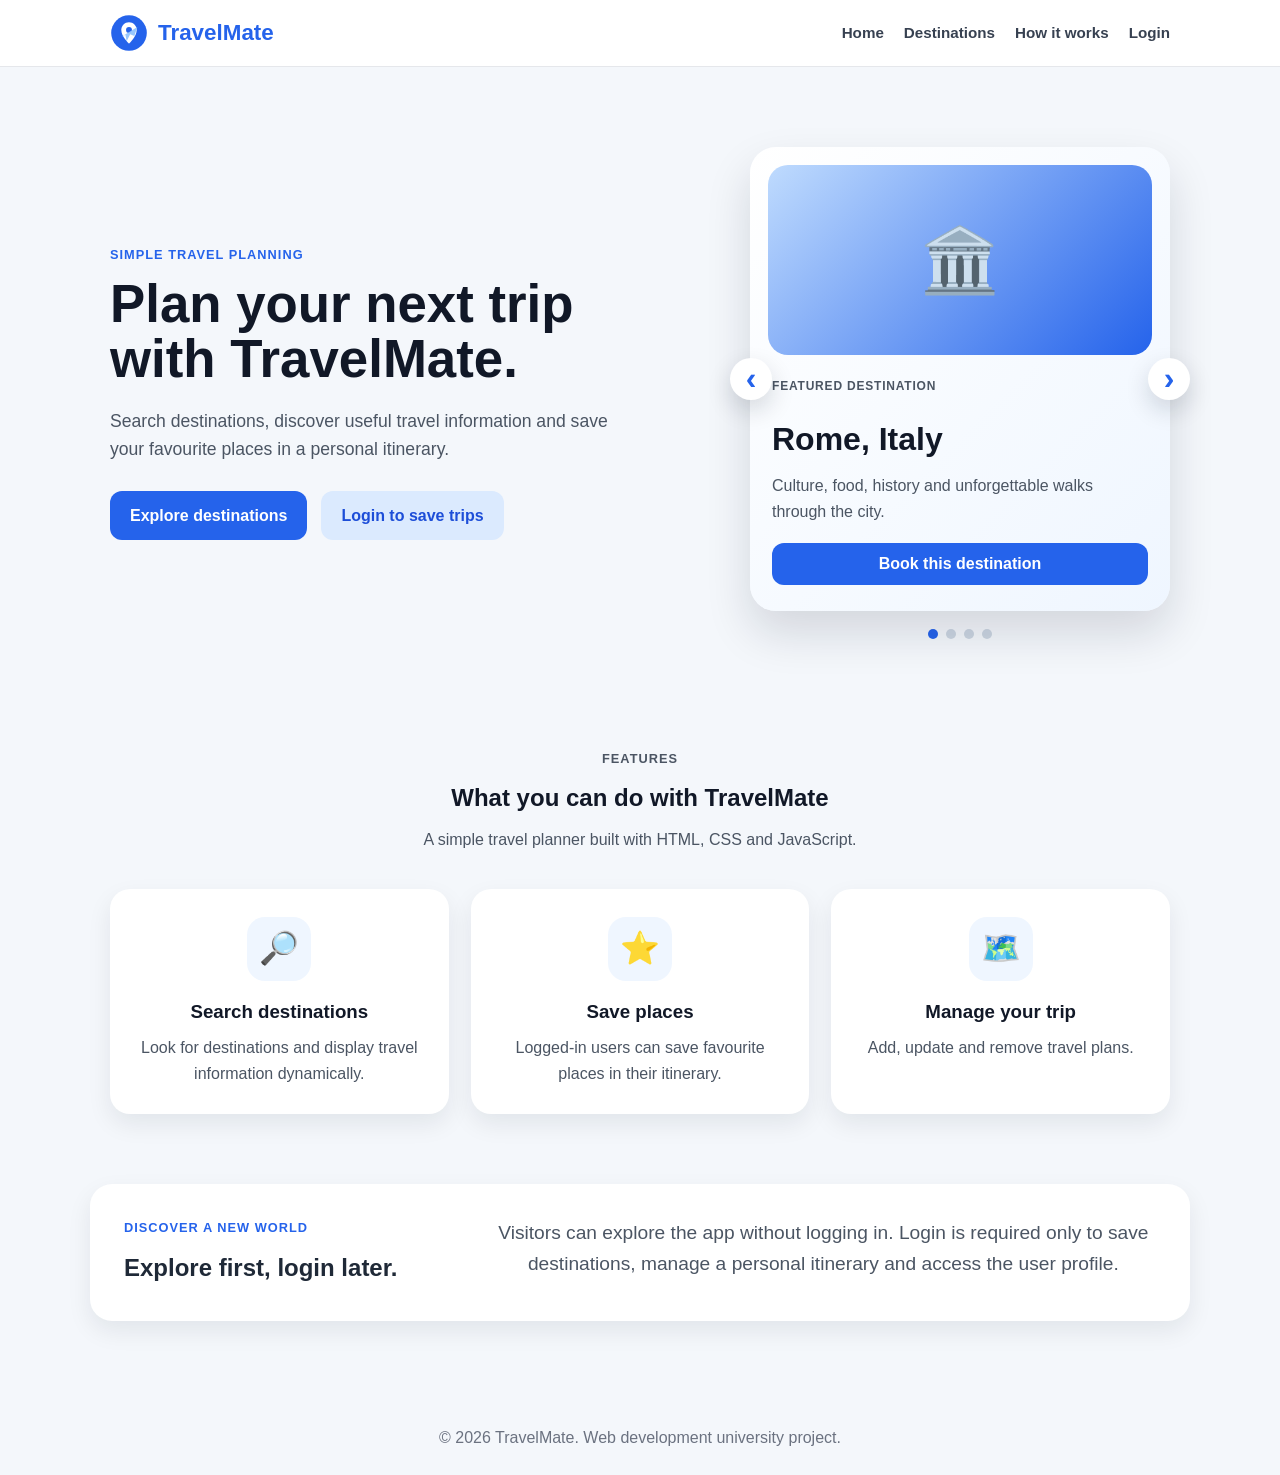
<file: index.html>
<!doctype html>
<html lang="en">
  <head>
    <meta charset="UTF-8" />

    <meta
      name="description"
      content="TravelMate is a simple travel planner web application built with HTML, CSS and JavaScript."
    />
    <meta
      name="keywords"
      content="travel planner, HTML, CSS, JavaScript, web application"
    />
    <meta name="author" content="Gabriele Rotundo" />
    <meta name="viewport" content="width=device-width, initial-scale=1.0" />

    <title>TravelMate | Home</title>

    <link rel="stylesheet" href="css/style.css" />
    <script src="js/main.js" defer></script>
    <script src="js/home.js" defer></script>
  </head>

  <body>
    <header class="site-header">
      <nav class="navbar">
        <a href="index.html" class="logo">
          <img
            src="assets/images/logo.svg"
            alt="TravelMate logo"
            class="logo-img"
          />
          <span>TravelMate</span>
        </a>

        <button
          class="menu-toggle"
          id="menuToggle"
          aria-label="Open navigation menu"
        >
          ☰
        </button>

        <div class="nav-links" id="navLinks">
          <a href="index.html">Home</a>
          <a href="destinations.html">Destinations</a>
          <a href="#how-it-works">How it works</a>

          <div class="auth-links" id="authLinks"></div>
        </div>
      </nav>
    </header>

    <main class="home-main">
      <section class="hero-section">
        <div class="hero-content">
          <p class="eyebrow">Simple travel planning</p>

          <h1>Plan your next trip with TravelMate.</h1>

          <p class="hero-text">
            Search destinations, discover useful travel information and save
            your favourite places in a personal itinerary.
          </p>

          <div class="hero-actions">
            <a href="destinations.html" class="btn primary-btn"
              >Explore destinations</a
            >
            <a href="login.html" class="btn secondary-btn" id="homeLoginAction">
              Login to save trips
            </a>
          </div>
        </div>

        <div class="hero-visual">
          <div class="destination-slider">
            <button
              class="slider-arrow left-arrow"
              id="prevDestination"
              aria-label="Previous destination"
            >
              ‹
            </button>

            <article class="slider-card" id="destinationCard">
              <div class="slider-image" id="destinationIcon">🏛️</div>

              <div class="slider-content">
                <p class="card-label">Featured destination</p>
                <h2 id="destinationName">Rome, Italy</h2>
                <p id="destinationDescription">
                  Culture, food, history and unforgettable walks through the
                  city.
                </p>

                <button
                  class="btn primary-btn full-width-btn"
                  id="bookDestination"
                >
                  Book this destination
                </button>
              </div>
            </article>

            <button
              class="slider-arrow right-arrow"
              id="nextDestination"
              aria-label="Next destination"
            >
              ›
            </button>
          </div>

          <div class="slider-dots" id="sliderDots"></div>
        </div>
      </section>

      <section class="features-section" id="how-it-works">
        <div class="section-heading">
          <p class="eyebrow">Features</p>
          <h2>What you can do with TravelMate</h2>
          <p>A simple travel planner built with HTML, CSS and JavaScript.</p>
        </div>

        <div class="features-grid">
          <article class="feature-card">
            <div class="feature-icon">🔎</div>
            <h3>Search destinations</h3>
            <p>
              Look for destinations and display travel information dynamically.
            </p>
          </article>

          <article class="feature-card">
            <div class="feature-icon">⭐</div>
            <h3>Save places</h3>
            <p>Logged-in users can save favourite places in their itinerary.</p>
          </article>

          <article class="feature-card">
            <div class="feature-icon">🗺️</div>
            <h3>Manage your trip</h3>
            <p>Add, update and remove travel plans.</p>
          </article>
        </div>
      </section>

      <section class="info-section">
        <div>
          <p class="eyebrow">Discover a new world</p>
          <h2>Explore first, login later.</h2>
        </div>

        <p>
          Visitors can explore the app without logging in. Login is required
          only to save destinations, manage a personal itinerary and access the
          user profile.
        </p>
      </section>
    </main>

    <footer class="site-footer">
      <p>&copy; 2026 TravelMate. Web development university project.</p>
    </footer>
  </body>
</html>
</file>
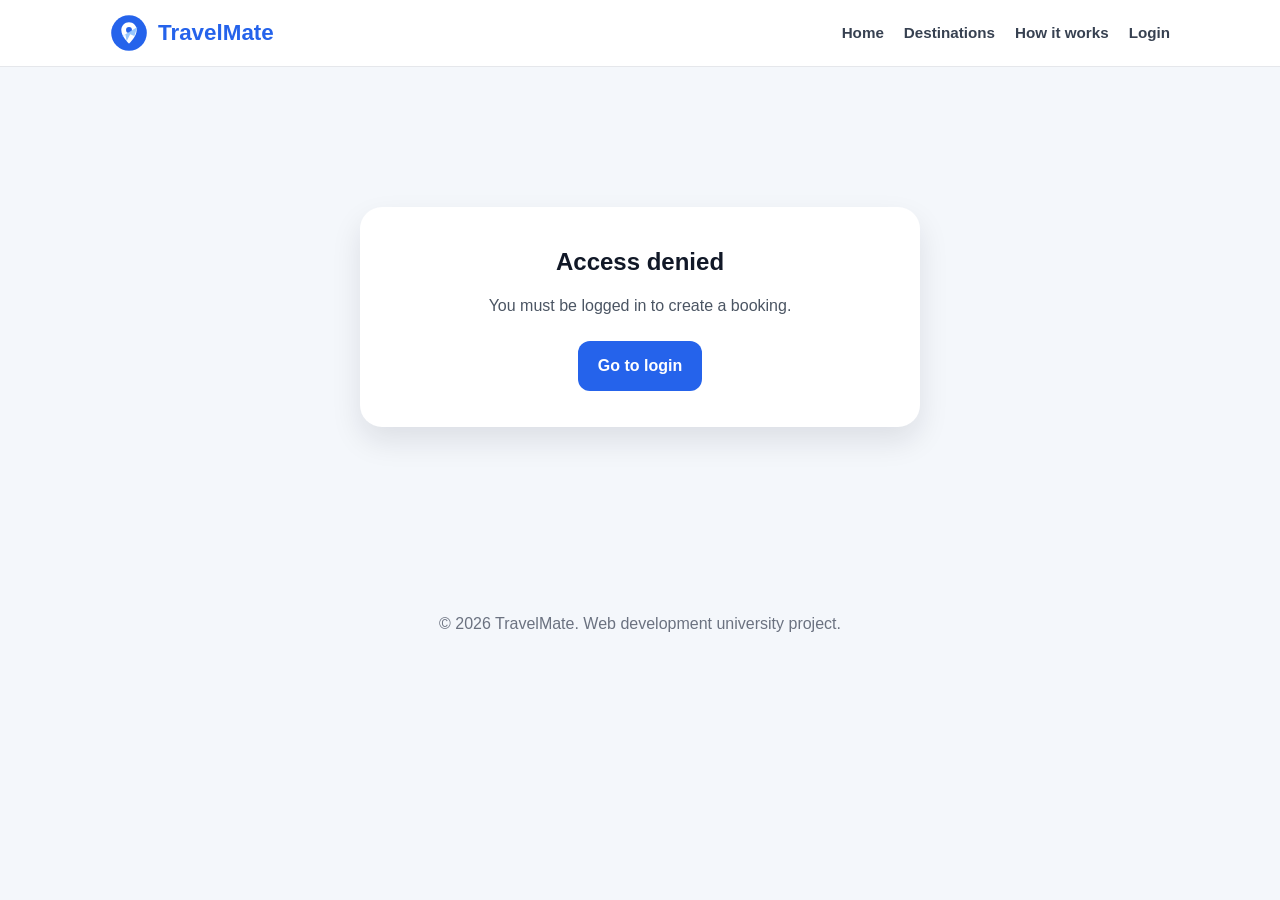
<file: booking.html>
<!doctype html>
<html lang="en">
  <head>
    <meta charset="UTF-8" />

    <meta
      name="description"
      content="Create a travel booking in the TravelMate web application."
    />
    <meta
      name="keywords"
      content="travel booking, trip reservation, JavaScript form validation, localStorage"
    />
    <meta name="author" content="Gabriele Rotundo" />
    <meta name="viewport" content="width=device-width, initial-scale=1.0" />

    <title>TravelMate | Booking</title>

    <link rel="stylesheet" href="css/style.css" />
    <script src="js/main.js" defer></script>
    <script src="js/booking.js" defer></script>
  </head>

  <body>
    <header class="site-header">
      <nav class="navbar">
        <a href="index.html" class="logo">
          <img
            src="assets/images/logo.svg"
            alt="TravelMate logo"
            class="logo-img"
          />
          <span>TravelMate</span>
        </a>

        <button
          class="menu-toggle"
          id="menuToggle"
          aria-label="Open navigation menu"
        >
          ☰
        </button>

        <div class="nav-links" id="navLinks">
          <a href="index.html">Home</a>
          <a href="destinations.html">Destinations</a>
          <a href="index.html#how-it-works">How it works</a>

          <div class="auth-links" id="authLinks"></div>
        </div>
      </nav>
    </header>

    <main class="booking-main" id="bookingMain">
      <section class="page-header">
        <p class="eyebrow">Book your trip</p>
        <h1>Travel booking</h1>
        <p>
          Create a simple booking request for your next destination. This is a
          simulated booking system for the TravelMate project.
        </p>
      </section>

      <section class="booking-grid">
        <div class="profile-card booking-form-card">
          <div class="section-heading left-heading">
            <p class="eyebrow">Booking form</p>
            <h2>Create booking</h2>
            <p>Fill in your travel details and save your booking locally.</p>
          </div>

          <form id="bookingForm" novalidate>
            <div class="form-group">
              <label for="bookingDestination">Destination</label>
              <input
                type="text"
                id="bookingDestination"
                name="bookingDestination"
                placeholder="Example: Rome, Paris, Tokyo"
              />
              <small class="error-message" id="bookingDestinationError"></small>
            </div>

            <div class="form-group">
              <label for="travelerName">Traveler name</label>
              <input
                type="text"
                id="travelerName"
                name="travelerName"
                placeholder="Example: Gabriele Rotundo"
              />
              <small class="error-message" id="travelerNameError"></small>
            </div>

            <div class="form-row">
              <div class="form-group">
                <label for="travelersNumber">Travelers</label>
                <input
                  type="number"
                  id="travelersNumber"
                  name="travelersNumber"
                  min="1"
                  max="10"
                  placeholder="2"
                />
                <small class="error-message" id="travelersNumberError"></small>
              </div>

              <div class="form-group">
                <label for="durationDays">Duration</label>
                <input
                  type="number"
                  id="durationDays"
                  name="durationDays"
                  min="1"
                  max="60"
                  placeholder="5"
                />
                <small class="error-message" id="durationDaysError"></small>
              </div>
            </div>

            <div class="form-row">
              <div class="form-group">
                <label for="departureDate">Departure date</label>
                <input type="date" id="departureDate" name="departureDate" />
                <small class="error-message" id="departureDateError"></small>
              </div>

              <div class="form-group">
                <label for="travelBudget">Budget (€)</label>
                <input
                  type="number"
                  id="travelBudget"
                  name="travelBudget"
                  min="100"
                  placeholder="1200"
                />
                <small class="error-message" id="travelBudgetError"></small>
              </div>
            </div>

            <div class="form-group">
              <label for="tripType">Trip type</label>
              <select id="tripType" name="tripType">
                <option value="">Select trip type</option>
                <option value="Cultural trip">Cultural trip</option>
                <option value="Relaxing holiday">Relaxing holiday</option>
                <option value="Adventure trip">Adventure trip</option>
                <option value="Food experience">Food experience</option>
                <option value="Business trip">Business trip</option>
              </select>
              <small class="error-message" id="tripTypeError"></small>
            </div>

            <div class="form-group">
              <label for="specialRequests">Special requests</label>
              <textarea
                id="specialRequests"
                name="specialRequests"
                placeholder="Example: hotel near the city center, vegetarian food, airport transfer..."
              ></textarea>
              <small class="error-message" id="specialRequestsError"></small>
            </div>

            <button type="submit" class="btn primary-btn full-width-btn">
              Save booking
            </button>

            <p class="form-message" id="bookingFormMessage"></p>
          </form>
        </div>

        <aside class="profile-card booking-summary-card">
          <div class="section-heading left-heading">
            <p class="eyebrow">Live preview</p>
            <h2>Booking summary</h2>
            <p>This preview updates while you complete the form.</p>
          </div>

          <div class="booking-preview" id="bookingPreview">
            <div class="booking-preview-icon">✈️</div>

            <h3>No booking yet</h3>
            <p>Complete the form to preview your travel booking.</p>
          </div>
        </aside>
      </section>

      <section class="profile-card bookings-list-card">
        <div class="section-heading left-heading">
          <p class="eyebrow">Saved bookings</p>
          <h2>Your booking requests</h2>
          <p>These bookings are stored in localStorage.</p>
        </div>

        <div class="bookings-list" id="bookingsList"></div>
      </section>
    </main>

    <footer class="site-footer">
      <p>&copy; 2026 TravelMate. Web development university project.</p>
    </footer>
  </body>
</html>
</file>
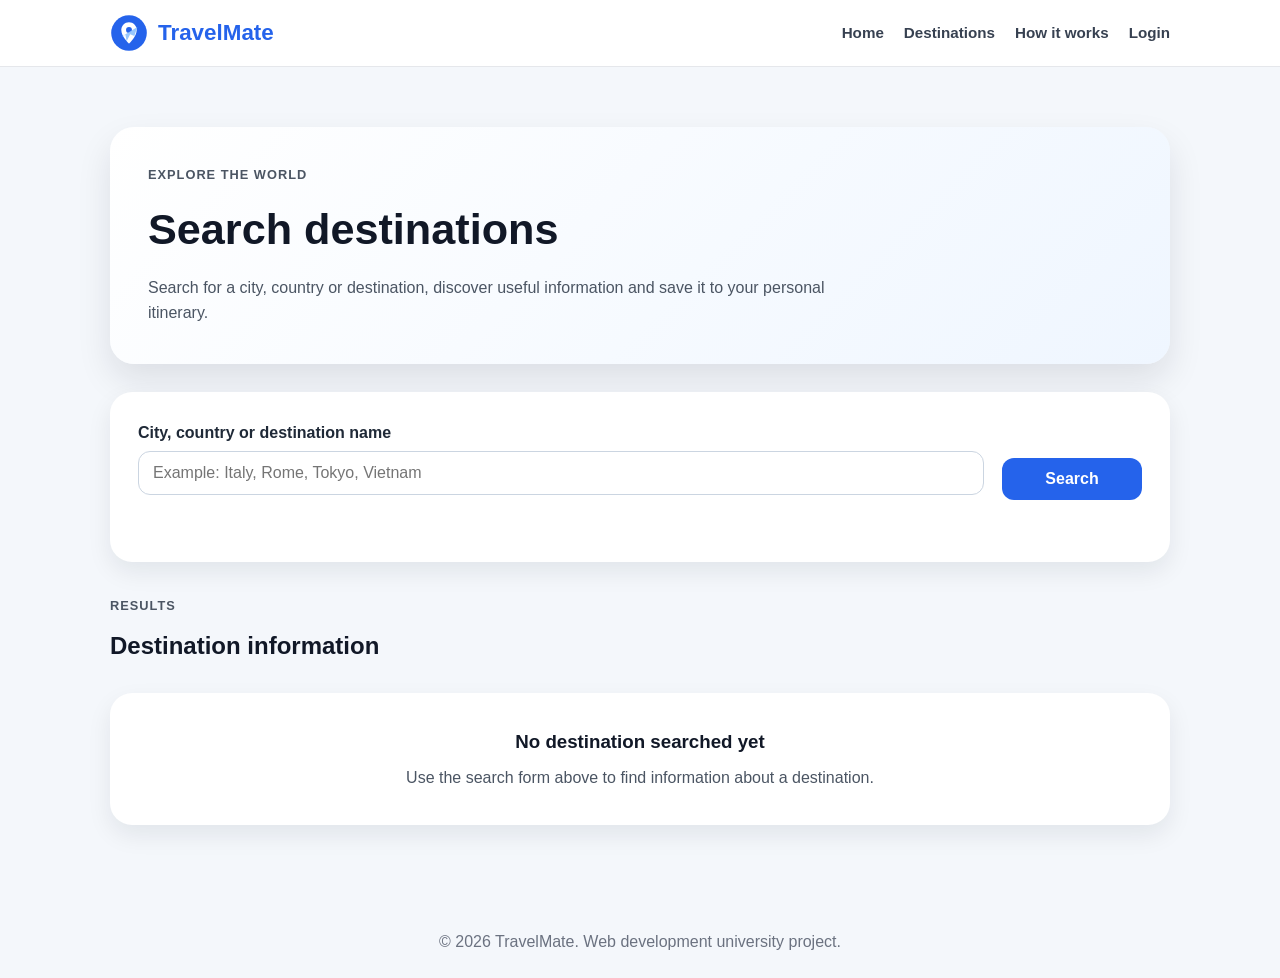
<file: destinations.html>
<!doctype html>
<html lang="en">
  <head>
    <meta charset="UTF-8" />

    <meta
      name="description"
      content="Search travel destinations using external data in the TravelMate web application."
    />
    <meta
      name="keywords"
      content="travel destinations, Nominatim, Open-Meteo, Fetch API, JavaScript"
    />
    <meta name="author" content="Gabriele Rotundo" />
    <meta name="viewport" content="width=device-width, initial-scale=1.0" />

    <title>TravelMate | Destinations</title>

    <link rel="stylesheet" href="css/style.css" />
    <script src="js/main.js" defer></script>
    <script src="js/destinations.js" defer></script>
  </head>

  <body>
    <header class="site-header">
      <nav class="navbar">
        <a href="index.html" class="logo">
          <img
            src="assets/images/logo.svg"
            alt="TravelMate logo"
            class="logo-img"
          />
          <span>TravelMate</span>
        </a>

        <button
          class="menu-toggle"
          id="menuToggle"
          aria-label="Open navigation menu"
        >
          ☰
        </button>

        <div class="nav-links" id="navLinks">
          <a href="index.html">Home</a>
          <a href="destinations.html">Destinations</a>
          <a href="index.html#how-it-works">How it works</a>

          <div class="auth-links" id="authLinks"></div>
        </div>
      </nav>
    </header>

    <main class="destinations-main">
      <section class="page-header">
        <p class="eyebrow">Explore the world</p>
        <h1>Search destinations</h1>
        <p>
          Search for a city, country or destination, discover useful information
          and save it to your personal itinerary.
        </p>
      </section>

      <section class="search-panel">
        <form id="destinationSearchForm" novalidate>
          <div class="search-form-row">
            <div class="form-group search-input-group">
              <label for="countrySearch"
                >City, country or destination name</label
              >
              <input
                type="text"
                id="countrySearch"
                name="countrySearch"
                placeholder="Example: Italy, Rome, Tokyo, Vietnam"
              />
              <small class="error-message" id="countrySearchError"></small>
            </div>

            <button type="submit" class="btn primary-btn search-btn">
              Search
            </button>
          </div>

          <p class="form-message" id="searchMessage"></p>
        </form>
      </section>

      <section class="results-section">
        <div class="section-heading left-heading">
          <p class="eyebrow">Results</p>
          <h2>Destination information</h2>
        </div>

        <p class="loading-message hidden" id="loadingMessage">
          Loading destinations...
        </p>

        <div class="results-grid" id="resultsGrid">
          <div class="empty-state">
            <h3>No destination searched yet</h3>
            <p>
              Use the search form above to find information about a destination.
            </p>
          </div>
        </div>
      </section>
    </main>

    <footer class="site-footer">
      <p>&copy; 2026 TravelMate. Web development university project.</p>
    </footer>
  </body>
</html>
</file>
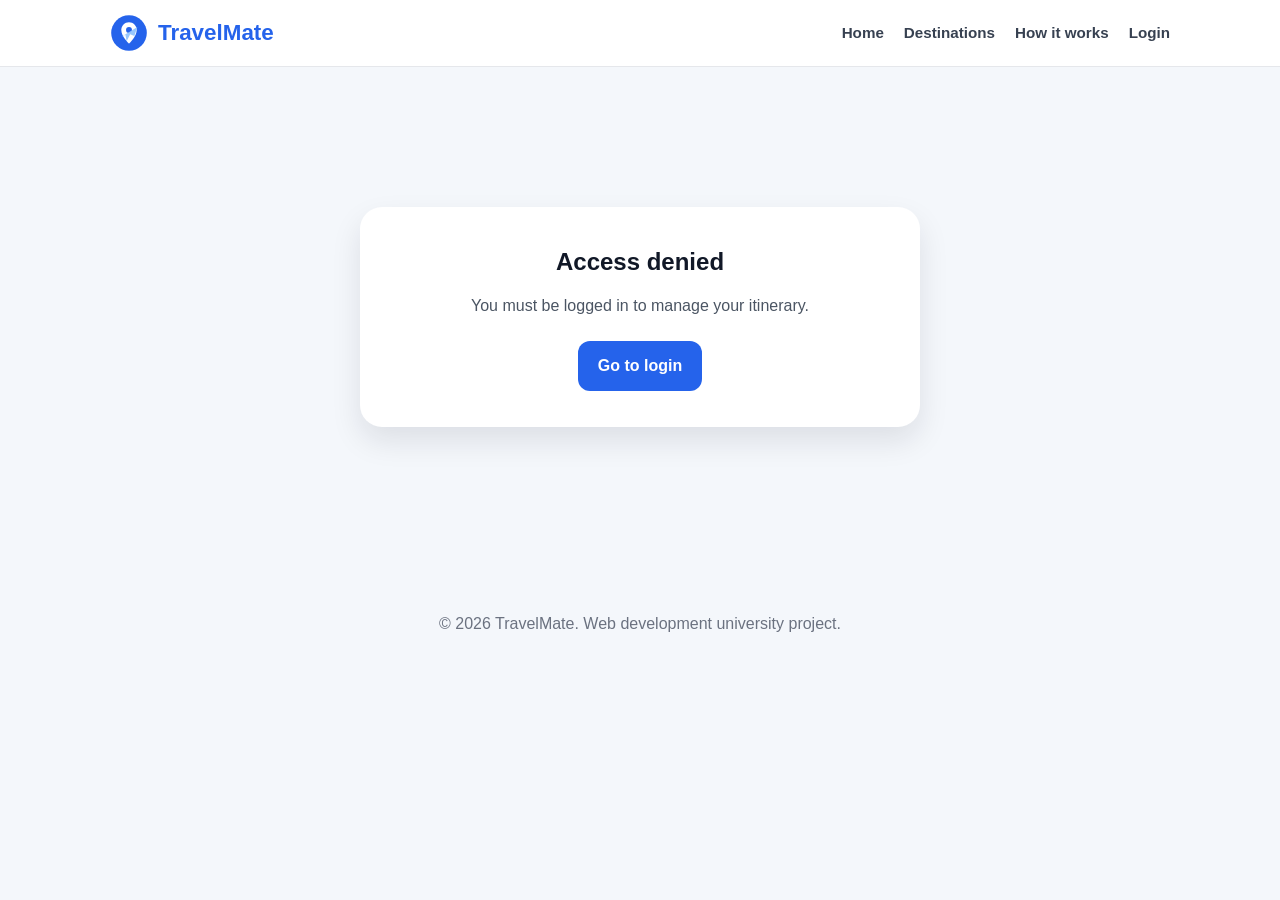
<file: itinerary.html>
<!doctype html>
<html lang="en">
  <head>
    <meta charset="UTF-8" />

    <meta
      name="description"
      content="Manage saved destinations and planned trips in the TravelMate web application."
    />
    <meta
      name="keywords"
      content="travel itinerary, saved destinations, trip planner, JavaScript localStorage"
    />
    <meta name="author" content="Gabriele Rotundo" />
    <meta name="viewport" content="width=device-width, initial-scale=1.0" />

    <title>TravelMate | Itinerary</title>

    <link rel="stylesheet" href="css/style.css" />
    <script src="js/main.js" defer></script>
    <script src="js/itinerary.js" defer></script>
  </head>

  <body>
    <header class="site-header">
      <nav class="navbar">
        <a href="index.html" class="logo">
          <img
            src="assets/images/logo.svg"
            alt="TravelMate logo"
            class="logo-img"
          />
          <span>TravelMate</span>
        </a>

        <button
          class="menu-toggle"
          id="menuToggle"
          aria-label="Open navigation menu"
        >
          ☰
        </button>

        <div class="nav-links" id="navLinks">
          <a href="index.html">Home</a>
          <a href="destinations.html">Destinations</a>
          <a href="index.html#how-it-works">How it works</a>

          <div class="auth-links" id="authLinks"></div>
        </div>
      </nav>
    </header>

    <main class="itinerary-main" id="itineraryMain">
      <section class="page-header">
        <p class="eyebrow">Your travel plan</p>
        <h1>My itinerary</h1>
        <p>
          Manage your saved destinations and create simple travel plans for your
          next trip.
        </p>
      </section>

      <section class="itinerary-grid">
        <div class="profile-card saved-destinations-card">
          <div class="section-heading left-heading">
            <p class="eyebrow">Saved places</p>
            <h2>Saved destinations</h2>
            <p>
              These are the destinations you saved from the Destinations page.
            </p>
          </div>

          <div class="saved-list" id="savedDestinationsList"></div>
        </div>

        <div class="profile-card trip-form-card">
          <div class="section-heading left-heading">
            <p class="eyebrow">Plan a trip</p>
            <h2>Create itinerary</h2>
            <p>Select one saved destination and add travel details.</p>
          </div>

          <form id="tripForm" novalidate>
            <div class="form-group">
              <label for="tripDestination">Destination</label>
              <select id="tripDestination" name="tripDestination">
                <option value="">Select a saved destination</option>
              </select>
              <small class="error-message" id="tripDestinationError"></small>
            </div>

            <div class="form-group">
              <label for="startDate">Start date</label>
              <input type="date" id="startDate" name="startDate" />
              <small class="error-message" id="startDateError"></small>
            </div>

            <div class="form-group">
              <label for="endDate">End date</label>
              <input type="date" id="endDate" name="endDate" />
              <small class="error-message" id="endDateError"></small>
            </div>

            <div class="form-group">
              <label for="tripNotes">Trip notes</label>
              <textarea
                id="tripNotes"
                name="tripNotes"
                placeholder="Example: visit the city center, try local food, book a hotel..."
              ></textarea>
              <small class="error-message" id="tripNotesError"></small>
            </div>

            <button type="submit" class="btn primary-btn full-width-btn">
              Add to itinerary
            </button>

            <p class="form-message" id="tripFormMessage"></p>
          </form>
        </div>
      </section>

      <section class="profile-card planned-trips-card">
        <div class="section-heading left-heading">
          <p class="eyebrow">Planned trips</p>
          <h2>Your itinerary list</h2>
          <p>Here you can see the trips you have created.</p>
        </div>

        <div class="planned-trips-list" id="plannedTripsList"></div>
      </section>
    </main>

    <footer class="site-footer">
      <p>&copy; 2026 TravelMate. Web development university project.</p>
    </footer>
  </body>
</html>
</file>
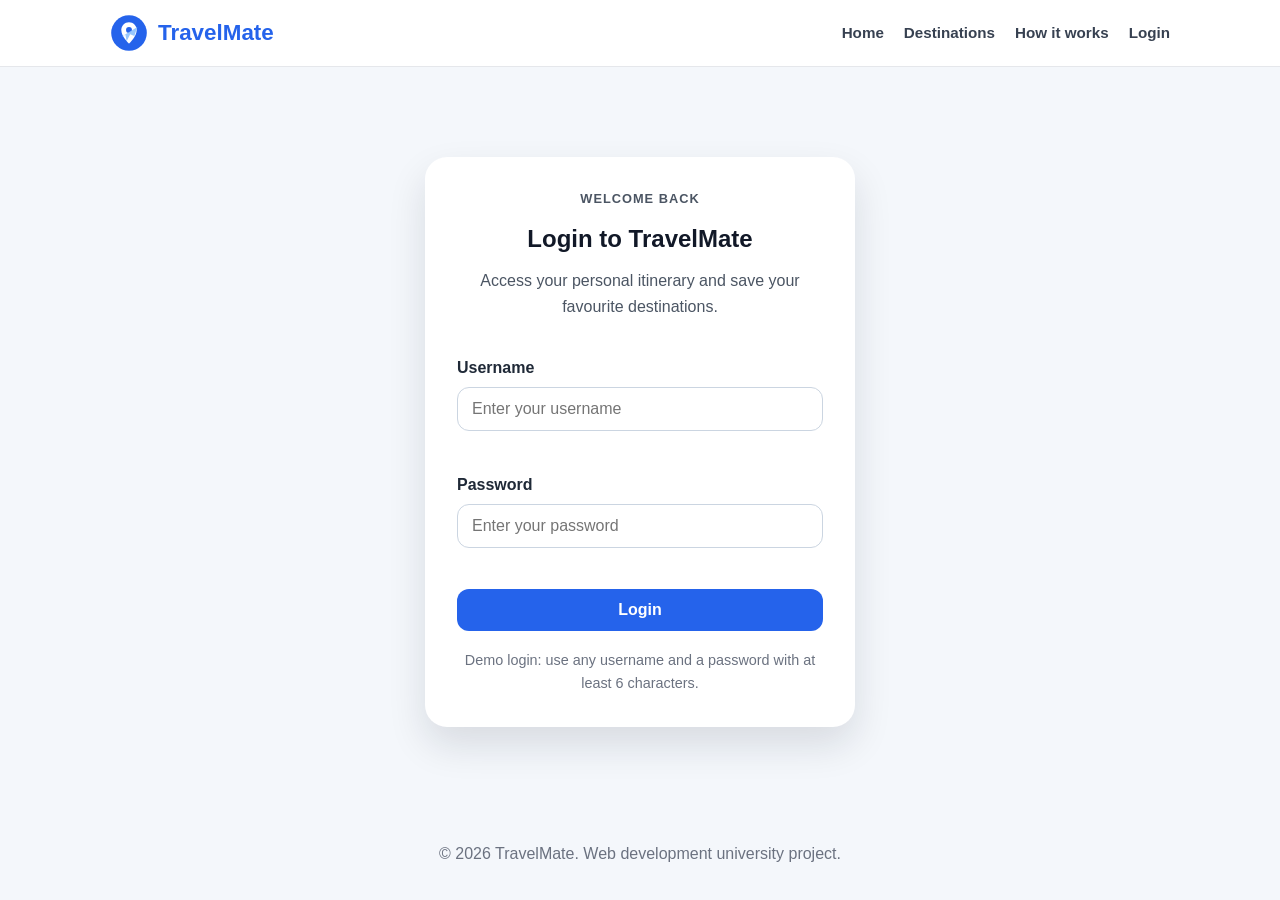
<file: login.html>
<!doctype html>
<html lang="en">
  <head>
    <meta charset="UTF-8" />

    <meta
      name="description"
      content="Login page for TravelMate travel planner web application."
    />
    <meta
      name="keywords"
      content="login, travel planner, JavaScript validation"
    />
    <meta name="author" content="Gabriele Rotundo" />
    <meta name="viewport" content="width=device-width, initial-scale=1.0" />

    <title>TravelMate | Login</title>

    <link rel="stylesheet" href="css/style.css" />
    <script src="js/main.js" defer></script>
    <script src="js/login.js" defer></script>
  </head>

  <body>
    <header class="site-header">
      <nav class="navbar">
        <a href="index.html" class="logo">
          <img
            src="assets/images/logo.svg"
            alt="TravelMate logo"
            class="logo-img"
          />
          <span>TravelMate</span>
        </a>

        <button
          class="menu-toggle"
          id="menuToggle"
          aria-label="Open navigation menu"
        >
          ☰
        </button>

        <div class="nav-links" id="navLinks">
          <a href="index.html">Home</a>
          <a href="destinations.html">Destinations</a>
          <a href="index.html#how-it-works">How it works</a>

          <div class="auth-links" id="authLinks"></div>
        </div>
      </nav>
    </header>

    <main class="login-main">
      <section class="login-card">
        <div class="section-heading">
          <p class="eyebrow">Welcome back</p>
          <h1>Login to TravelMate</h1>
          <p>
            Access your personal itinerary and save your favourite destinations.
          </p>
        </div>

        <form id="loginForm" novalidate>
          <div class="form-group">
            <label for="username">Username</label>
            <input
              type="text"
              id="username"
              name="username"
              placeholder="Enter your username"
            />
            <small class="error-message" id="usernameError"></small>
          </div>

          <div class="form-group">
            <label for="password">Password</label>
            <input
              type="password"
              id="password"
              name="password"
              placeholder="Enter your password"
            />
            <small class="error-message" id="passwordError"></small>
          </div>

          <button type="submit" class="btn primary-btn full-width-btn">
            Login
          </button>

          <p class="form-message" id="formMessage"></p>
        </form>

        <p class="login-hint">
          Demo login: use any username and a password with at least 6
          characters.
        </p>
      </section>
    </main>

    <footer class="site-footer">
      <p>&copy; 2026 TravelMate. Web development university project.</p>
    </footer>
  </body>
</html>
</file>
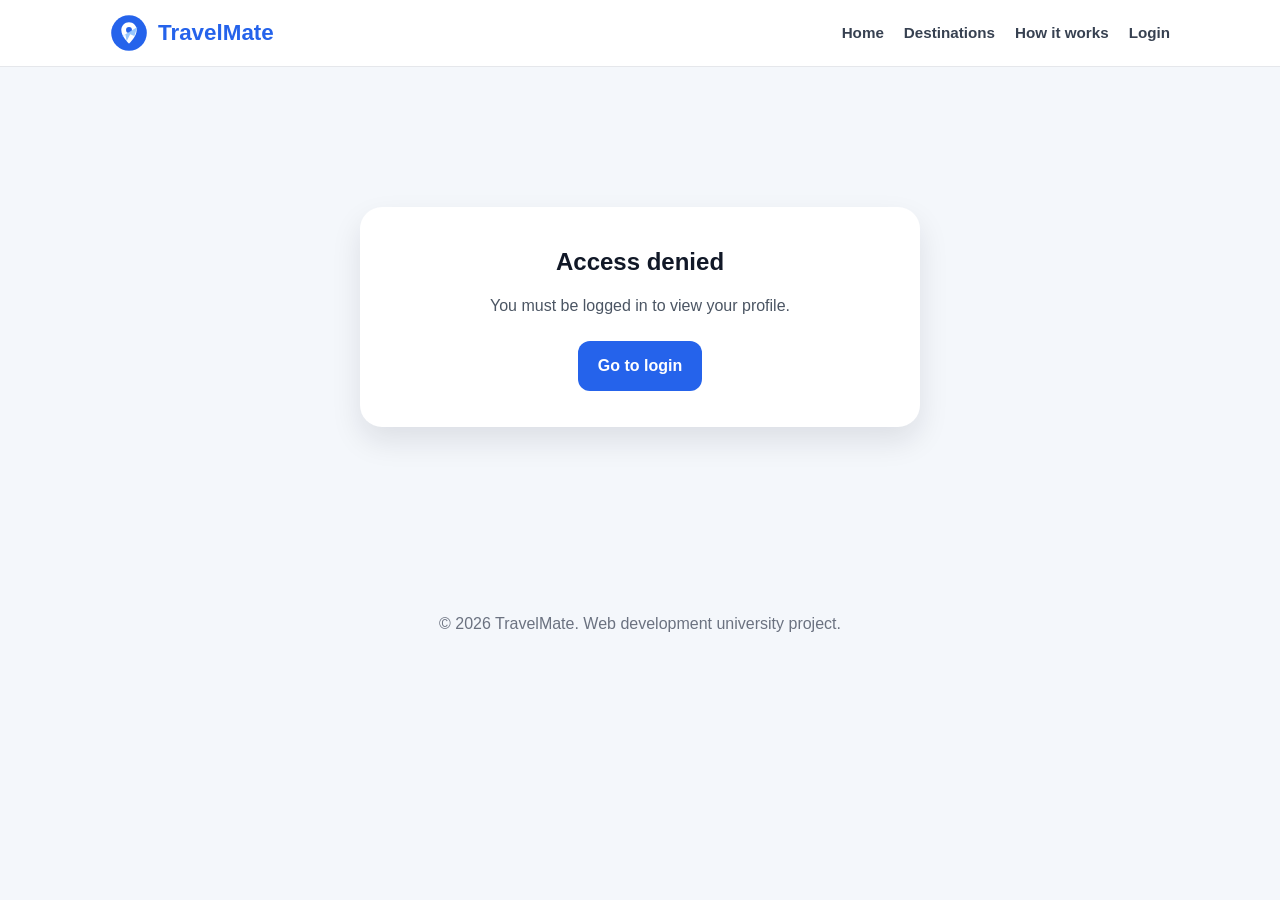
<file: profile.html>
<!doctype html>
<html lang="en">
  <head>
    <meta charset="UTF-8" />

    <meta
      name="description"
      content="User profile page for TravelMate travel planner web application."
    />
    <meta
      name="keywords"
      content="travel planner, user profile, JavaScript, localStorage"
    />
    <meta name="author" content="Gabriele Rotundo" />
    <meta name="viewport" content="width=device-width, initial-scale=1.0" />

    <title>TravelMate | Profile</title>

    <link rel="stylesheet" href="css/style.css" />
    <script src="js/main.js" defer></script>
    <script src="js/profile.js" defer></script>
  </head>

  <body>
    <header class="site-header">
      <nav class="navbar">
        <a href="index.html" class="logo">
          <img
            src="assets/images/logo.svg"
            alt="TravelMate logo"
            class="logo-img"
          />
          <span>TravelMate</span>
        </a>

        <button
          class="menu-toggle"
          id="menuToggle"
          aria-label="Open navigation menu"
        >
          ☰
        </button>

        <div class="nav-links" id="navLinks">
          <a href="index.html">Home</a>
          <a href="destinations.html">Destinations</a>
          <a href="index.html#how-it-works">How it works</a>

          <div class="auth-links" id="authLinks"></div>
        </div>
      </nav>
    </header>

    <main class="profile-main" id="profileMain">
      <section class="profile-header-card">
        <div class="profile-header-left">
          <div class="profile-avatar" id="profileAvatar">U</div>

          <div class="profile-header-content">
            <p class="eyebrow">Personal area</p>
            <h1 id="profileUsername">Username</h1>
            <p>
              Manage your TravelMate profile and your saved travel information.
            </p>
          </div>
        </div>

        <div class="profile-header-info">
          <h2>Account information</h2>

          <div class="profile-info-row">
            <span>Username</span>
            <strong id="accountUsername">Username</strong>
          </div>

          <div class="profile-info-row">
            <span>Login time</span>
            <strong id="accountLoginTime">Not available</strong>
          </div>

          <div class="profile-info-row">
            <span>Favourite destination</span>
            <strong id="accountFavouriteDestination">Not selected</strong>
          </div>
        </div>
      </section>

      <section class="profile-card profile-dashboard-card">
        <div class="section-heading left-heading">
          <p class="eyebrow">Personal dashboard</p>
          <h2>Your saved travel data</h2>
          <p>
            Here you can quickly view your saved destinations, planned trips and
            booking requests.
          </p>
        </div>

        <div class="profile-dashboard-grid">
          <div class="profile-dashboard-column">
            <div class="dashboard-column-header">
              <h3>Saved destinations</h3>
              <a href="destinations.html">Add more</a>
            </div>

            <div
              class="profile-data-list"
              id="profileSavedDestinationsList"
            ></div>
          </div>

          <div class="profile-dashboard-column">
            <div class="dashboard-column-header">
              <h3>Planned trips</h3>
              <a href="itinerary.html">Manage trips</a>
            </div>

            <div class="profile-data-list" id="profilePlannedTripsList"></div>
          </div>

          <div class="profile-dashboard-column">
            <div class="dashboard-column-header">
              <h3>Bookings</h3>
              <a href="booking.html">Create booking</a>
            </div>

            <div class="profile-data-list" id="profileBookingsList"></div>
          </div>
        </div>
      </section>

      <section class="profile-card profile-form-card">
        <div class="section-heading left-heading">
          <p class="eyebrow">Edit profile</p>
          <h2>Update your travel preferences</h2>
          <p>
            This form simulates saving user profile data using localStorage.
          </p>
        </div>

        <form id="profileForm" novalidate>
          <div class="form-group">
            <label for="fullName">Full name</label>
            <input
              type="text"
              id="fullName"
              name="fullName"
              placeholder="Enter your full name"
            />
            <small class="error-message" id="fullNameError"></small>
          </div>

          <div class="form-group">
            <label for="favouriteDestination">Favourite destination</label>
            <input
              type="text"
              id="favouriteDestination"
              name="favouriteDestination"
              placeholder="Example: Rome"
            />
            <small class="error-message" id="favouriteDestinationError"></small>
          </div>

          <button type="submit" class="btn primary-btn">Save profile</button>

          <p class="form-message" id="profileMessage"></p>
        </form>
      </section>
    </main>

    <footer class="site-footer">
      <p>&copy; 2026 TravelMate. Web development university project.</p>
    </footer>
  </body>
</html>
</file>
<file: css/style.css>
/* =========================
   1. GENERAL RESET
========================= */

* {
  box-sizing: border-box;
  margin: 0;
  padding: 0;
}

html {
  overflow-y: scroll;
}

body {
  font-family: Arial, Helvetica, sans-serif;
  background-color: #f4f7fb;
  color: #1f2937;
  line-height: 1.6;
}

a {
  text-decoration: none;
  color: inherit;
}

/* =========================
   2. SHARED COMPONENTS
========================= */

/* Buttons */

.btn {
  display: inline-block;
  border: none;
  border-radius: 12px;
  padding: 12px 20px;

  font-size: 1rem;
  font-weight: 700;
  text-align: center;
  cursor: pointer;

  transition: 0.3s ease;
}

.primary-btn {
  background-color: #2563eb;
  color: #ffffff;
}

.primary-btn:hover {
  background-color: #1d4ed8;
  transform: translateY(-2px);
}

.secondary-btn {
  background-color: #dbeafe;
  color: #1d4ed8;
}

.secondary-btn:hover {
  background-color: #bfdbfe;
  transform: translateY(-2px);
}

.full-width-btn {
  width: 100%;
}

/* Section headings */

.eyebrow {
  color: #2563eb;
  font-weight: 800;
  text-transform: uppercase;
  letter-spacing: 1px;
  font-size: 0.8rem;
  margin-bottom: 10px;
}

.section-heading {
  text-align: center;
  max-width: 700px;
  margin: 0 auto 36px;
}

.section-heading h1,
.section-heading h2 {
  color: #111827;
  margin-bottom: 10px;
}

.section-heading p {
  color: #4b5563;
}

.left-heading {
  text-align: left;
  margin: 0 0 28px;
}

/* Page header used in Destinations, Itinerary and Booking */

.page-header {
  background: linear-gradient(135deg, #ffffff, #eff6ff);
  border-radius: 24px;
  padding: 38px;
  box-shadow: 0 16px 34px rgba(15, 23, 42, 0.1);
  margin-bottom: 28px;
}

.page-header h1 {
  color: #111827;
  font-size: 2.7rem;
  margin-bottom: 10px;
}

.page-header p {
  color: #4b5563;
  max-width: 720px;
}

/* Cards */

.profile-card {
  background-color: #ffffff;
  border-radius: 22px;
  padding: 28px;

  box-shadow: 0 10px 24px rgba(15, 23, 42, 0.08);
}

.profile-card h2 {
  color: #111827;
  margin-bottom: 18px;
}

/* Forms */

.form-group {
  margin-bottom: 18px;
}

.form-group label {
  display: block;
  font-weight: 700;
  margin-bottom: 6px;
}

.form-group input,
.form-group select,
.form-group textarea {
  width: 100%;
  padding: 12px 14px;

  border: 1px solid #cbd5e1;
  border-radius: 12px;

  font-family: inherit;
  font-size: 1rem;
}

.form-group textarea {
  min-height: 110px;
  resize: vertical;
}

.form-group input:focus,
.form-group select:focus,
.form-group textarea:focus {
  outline: none;
  border-color: #2563eb;
}

.form-row {
  display: flex;
  gap: 16px;
}

.form-row .form-group {
  flex: 1;
}

/* Messages */

.error-message {
  display: block;
  min-height: 18px;
  margin-top: 5px;

  color: #dc2626;
  font-size: 0.85rem;
  font-weight: 600;
}

.form-message {
  margin-top: 16px;
  text-align: center;
  font-weight: 700;
}

.form-message a {
  color: #2563eb;
  font-weight: 800;
  text-decoration: underline;
}

.success {
  color: #16a34a;
}

.error {
  color: #dc2626;
}

/* Empty states */

.empty-state {
  width: 100%;
  background-color: #ffffff;
  border-radius: 22px;
  padding: 34px;
  text-align: center;
  box-shadow: 0 10px 24px rgba(15, 23, 42, 0.08);
}

.empty-state h3 {
  color: #111827;
  margin-bottom: 8px;
}

.empty-state p {
  color: #4b5563;
}

.compact-empty-state {
  padding: 24px;
}

/* Access denied card */

.access-denied-card {
  max-width: 560px;
  margin: 80px auto;

  background-color: #ffffff;
  border-radius: 22px;
  padding: 36px;

  text-align: center;
  box-shadow: 0 14px 30px rgba(15, 23, 42, 0.1);
}

.access-denied-card h1 {
  color: #111827;
  margin-bottom: 12px;
}

.access-denied-card p {
  color: #4b5563;
  margin-bottom: 22px;
}

/* Remove / danger buttons */

.remove-small-btn,
.remove-trip-btn,
.remove-booking-btn {
  border: none;
  border-radius: 10px;
  background-color: #fee2e2;
  color: #dc2626;
  padding: 9px 12px;

  font-weight: 800;
  cursor: pointer;
}

.remove-small-btn:hover,
.remove-trip-btn:hover,
.remove-booking-btn:hover {
  background-color: #fecaca;
}

/* Utility */

.hidden {
  display: none;
}

/* =========================
   3. HEADER / NAVBAR
========================= */

.site-header {
  background-color: #ffffff;
  border-bottom: 1px solid #e5e7eb;

  position: sticky;
  top: 0;
  z-index: 10;
}

.navbar {
  max-width: 1100px;
  margin: 0 auto;
  padding: 14px 20px;

  display: flex;
  align-items: center;
  justify-content: space-between;
}

.logo {
  display: flex;
  align-items: center;
  gap: 10px;

  font-size: 1.4rem;
  font-weight: 800;
  color: #2563eb;
}

.logo-img {
  width: 38px;
  height: 38px;
  display: block;
}

.nav-links {
  display: flex;
  align-items: center;
  gap: 20px;
}

.nav-links a {
  font-weight: 700;
  color: #374151;
  font-size: 0.95rem;
}

.nav-links a:hover {
  color: #2563eb;
}

.auth-links {
  display: flex;
  align-items: center;
  gap: 16px;
}

.logout-btn {
  border: none;
  background-color: transparent;
  color: #dc2626;

  font-weight: 700;
  font-size: 0.95rem;
  cursor: pointer;
}

.logout-btn:hover {
  text-decoration: underline;
}

.menu-toggle {
  display: none;
  border: none;
  background-color: transparent;

  font-size: 1.8rem;
  cursor: pointer;
}

/* =========================
   4. HOME PAGE
========================= */

.home-main {
  width: 100%;
}

/* Hero section */

.hero-section {
  max-width: 1100px;
  margin: 0 auto;
  padding: 80px 20px 60px;

  display: flex;
  align-items: center;
  justify-content: space-between;
  gap: 56px;
}

.hero-content {
  flex: 1;
  max-width: 520px;
}

.hero-content h1 {
  color: #111827;
  font-size: 3.3rem;
  line-height: 1.05;
  margin-bottom: 20px;
}

.hero-text {
  color: #4b5563;
  font-size: 1.1rem;
  margin-bottom: 28px;
}

.hero-actions {
  display: flex;
  gap: 14px;
  flex-wrap: wrap;
}

/* Home slider */

.hero-visual {
  flex: 0 0 420px;
}

.destination-slider {
  position: relative;

  display: flex;
  align-items: center;
  justify-content: center;
}

.slider-card {
  width: 100%;
  background: linear-gradient(135deg, #ffffff, #eff6ff);
  border-radius: 26px;
  padding: 18px;

  box-shadow: 0 22px 46px rgba(15, 23, 42, 0.14);
  transition: 0.3s ease;
}

.slider-card:hover {
  transform: translateY(-4px);
}

.slider-image {
  height: 190px;
  border-radius: 20px;
  background: linear-gradient(135deg, #bfdbfe, #2563eb);

  display: flex;
  align-items: center;
  justify-content: center;

  font-size: 4rem;
  margin-bottom: 18px;
}

.slider-content {
  padding: 4px 4px 8px;
}

.slider-content h2 {
  color: #111827;
  font-size: 2rem;
  margin-bottom: 8px;
}

.slider-content p {
  color: #4b5563;
  margin-bottom: 18px;
}

.card-label {
  color: #2563eb;
  font-weight: 800;
  text-transform: uppercase;
  letter-spacing: 0.8px;
  font-size: 0.75rem;
  margin-bottom: 8px;
}

.slider-arrow {
  position: absolute;
  top: 50%;
  transform: translateY(-50%);

  width: 42px;
  height: 42px;

  border: none;
  border-radius: 50%;
  background-color: #ffffff;
  color: #2563eb;

  font-size: 2rem;
  font-weight: 700;
  cursor: pointer;

  box-shadow: 0 10px 24px rgba(15, 23, 42, 0.16);
  z-index: 2;

  display: flex;
  align-items: center;
  justify-content: center;
}

.slider-arrow:hover {
  background-color: #2563eb;
  color: #ffffff;
}

.left-arrow {
  left: -20px;
}

.right-arrow {
  right: -20px;
}

.slider-dots {
  display: flex;
  justify-content: center;
  gap: 8px;
  margin-top: 18px;
}

.slider-dot {
  width: 10px;
  height: 10px;

  border: none;
  border-radius: 50%;
  background-color: #cbd5e1;

  cursor: pointer;
}

.slider-dot.active {
  background-color: #2563eb;
}

/* Features */

.features-section {
  max-width: 1100px;
  margin: 0 auto;
  padding: 50px 20px 70px;
}

.features-grid {
  display: flex;
  gap: 22px;
}

.feature-card {
  flex: 1;
  background-color: #ffffff;
  border-radius: 20px;
  padding: 28px;

  text-align: center;
  box-shadow: 0 10px 24px rgba(15, 23, 42, 0.08);
  transition: 0.3s ease;
}

.feature-card:hover {
  transform: translateY(-5px);
}

.feature-icon {
  width: 64px;
  height: 64px;
  margin: 0 auto 16px;

  display: flex;
  align-items: center;
  justify-content: center;

  background-color: #eff6ff;
  border-radius: 18px;
  font-size: 2rem;
}

.feature-card h3 {
  color: #111827;
  margin-bottom: 8px;
}

.feature-card p {
  color: #4b5563;
}

/* Info section */

.info-section {
  max-width: 1100px;
  margin: 0 auto 80px;
  padding: 34px;

  background-color: #ffffff;
  border-radius: 22px;
  box-shadow: 0 10px 24px rgba(15, 23, 42, 0.08);

  display: flex;
  justify-content: space-between;
  gap: 34px;
}

.info-section > div {
  flex: 1;
}

.info-section > p {
  flex: 2;
  color: #4b5563;
  text-align: center;
  font-size: 1.2rem;
}

/* =========================
   5. LOGIN PAGE
========================= */

.login-main {
  min-height: calc(100vh - 150px);
  padding: 60px 20px;

  display: flex;
  align-items: center;
  justify-content: center;
}

.login-card {
  width: 100%;
  max-width: 430px;

  background-color: #ffffff;
  border-radius: 22px;
  padding: 32px;

  box-shadow: 0 18px 38px rgba(15, 23, 42, 0.12);
}

.login-hint {
  margin-top: 18px;

  color: #6b7280;
  font-size: 0.9rem;
  text-align: center;
}

/* =========================
   6. PROFILE PAGE
========================= */

.profile-main {
  max-width: 1100px;
  margin: 0 auto;
  padding: 60px 20px 80px;
}

/* Profile header */

.profile-header-card {
  background: linear-gradient(135deg, #ffffff, #eff6ff);
  border-radius: 24px;
  padding: 34px;

  display: flex;
  align-items: stretch;
  justify-content: space-between;
  gap: 28px;

  box-shadow: 0 16px 34px rgba(15, 23, 42, 0.1);
  margin-bottom: 28px;
}

.profile-header-left {
  flex: 1;

  display: flex;
  align-items: center;
  gap: 24px;
}

.profile-avatar {
  width: 86px;
  height: 86px;

  border-radius: 50%;
  background-color: #2563eb;
  color: #ffffff;

  display: flex;
  align-items: center;
  justify-content: center;

  font-size: 2.4rem;
  font-weight: 800;
  flex-shrink: 0;
}

.profile-header-content h1 {
  color: #111827;
  font-size: 2.3rem;
  margin-bottom: 8px;
}

.profile-header-content p {
  color: #4b5563;
}

.profile-header-info {
  width: 340px;
  background-color: #ffffff;
  border: 1px solid #dbeafe;
  border-radius: 20px;
  padding: 20px;

  flex-shrink: 0;
}

.profile-header-info h2 {
  color: #111827;
  font-size: 1.2rem;
  margin-bottom: 10px;
}

/* Account information rows */

.profile-info-row {
  padding: 12px 0;
  border-bottom: 1px solid #e5e7eb;

  display: flex;
  align-items: center;
  justify-content: space-between;
  gap: 18px;
}

.profile-info-row:last-child {
  border-bottom: none;
}

.profile-info-row span {
  color: #6b7280;
  font-weight: 600;
  font-size: 0.9rem;
}

.profile-info-row strong {
  color: #111827;
  text-align: right;
  font-size: 0.9rem;
}

/* Profile dashboard */

.profile-dashboard-card {
  margin-bottom: 28px;
  background: linear-gradient(135deg, #ffffff, #eff6ff);
}

.profile-dashboard-grid {
  display: flex;
  gap: 20px;
}

.profile-dashboard-column {
  flex: 1;
  background-color: #ffffff;
  border: 1px solid #e5e7eb;
  border-radius: 18px;
  padding: 18px;
}

.dashboard-column-header {
  margin-bottom: 16px;

  display: flex;
  align-items: center;
  justify-content: space-between;
  gap: 14px;
}

.dashboard-column-header h3 {
  color: #111827;
  font-size: 1.1rem;
}

.dashboard-column-header a {
  color: #2563eb;
  font-size: 0.85rem;
  font-weight: 800;
}

.dashboard-column-header a:hover {
  text-decoration: underline;
}

.profile-data-list {
  display: flex;
  flex-direction: column;
  gap: 12px;
}

.profile-data-item {
  background-color: #f8fafc;
  border-radius: 14px;
  padding: 12px;

  display: flex;
  align-items: center;
  gap: 12px;
}

.profile-data-icon {
  width: 46px;
  height: 46px;

  border-radius: 14px;
  background-color: #eff6ff;

  display: flex;
  align-items: center;
  justify-content: center;

  flex-shrink: 0;
  font-size: 1.6rem;
}

.profile-data-flag {
  width: 32px;
  max-height: 24px;
  object-fit: contain;
  border-radius: 4px;
}

.profile-data-emoji {
  font-size: 1.6rem;
}

.profile-data-item h4 {
  color: #111827;
  font-size: 0.95rem;
  margin-bottom: 2px;
}

.profile-data-item p {
  color: #4b5563;
  font-size: 0.85rem;
}

.profile-empty-item {
  background-color: #f8fafc;
  border-radius: 14px;
  padding: 14px;

  color: #6b7280;
  font-size: 0.9rem;
}

.profile-view-more {
  display: block;
  padding: 10px;

  background-color: #dbeafe;
  color: #1d4ed8;
  border-radius: 12px;

  text-align: center;
  font-weight: 800;
  font-size: 0.9rem;
}

.profile-view-more:hover {
  background-color: #bfdbfe;
}

.profile-data-content {
  flex: 1;
}

.profile-remove-btn {
  border: none;
  border-radius: 10px;
  background-color: #fee2e2;
  color: #dc2626;
  padding: 7px 10px;

  font-size: 0.8rem;
  font-weight: 800;
  cursor: pointer;
}

.profile-remove-btn:hover {
  background-color: #fecaca;
}

/* Edit profile form */

.profile-grid {
  display: flex;
  align-items: flex-start;
  gap: 24px;
}

.profile-form-card {
  width: 100%;
  max-width: 720px;
}

/* =========================
   7. DESTINATIONS PAGE
========================= */

.destinations-main {
  max-width: 1100px;
  margin: 0 auto;
  padding: 60px 20px 80px;
}

/* Search panel */

.search-panel {
  background-color: #ffffff;
  border-radius: 22px;
  padding: 28px;
  box-shadow: 0 10px 24px rgba(15, 23, 42, 0.08);
  margin-bottom: 34px;
}

.search-form-row {
  display: flex;
  align-items: flex-end;
  gap: 18px;
}

.search-input-group {
  flex: 1;
  margin-bottom: 0;
}

.search-btn {
  min-width: 140px;
  margin-bottom: 18px;
}

/* Results */

.results-section {
  margin-top: 20px;
}

.loading-message {
  background-color: #eff6ff;
  color: #1d4ed8;
  border-radius: 14px;
  padding: 14px 18px;

  font-weight: 700;
  margin-bottom: 20px;
}

.results-grid {
  display: flex;
  flex-direction: column;
  gap: 24px;
}

/* Destination card */

.destination-card {
  background-color: #ffffff;
  border-radius: 24px;
  overflow: hidden;

  box-shadow: 0 12px 28px rgba(15, 23, 42, 0.09);
  transition: 0.3s ease;

  display: flex;
  align-items: stretch;
}

.destination-card:hover {
  transform: translateY(-4px);
}

.destination-media {
  width: 260px;
  padding: 24px;
  background: linear-gradient(135deg, #dbeafe, #eff6ff);

  display: flex;
  flex-direction: column;
  justify-content: center;
  gap: 16px;

  flex-shrink: 0;
}

.destination-image-card {
  position: relative;

  height: 150px;
  border-radius: 22px;
  background: linear-gradient(135deg, #ffffff, #bfdbfe);
  overflow: hidden;

  display: flex;
  align-items: center;
  justify-content: center;

  box-shadow: 0 10px 22px rgba(15, 23, 42, 0.12);
}

.destination-flag-img {
  width: 150px;
  max-height: 95px;
  object-fit: contain;
  border-radius: 10px;
}

.destination-big-emoji {
  font-size: 4rem;
}

.destination-emoji-badge {
  position: absolute;
  right: 12px;
  bottom: 12px;

  width: 44px;
  height: 44px;

  border-radius: 50%;
  background-color: #ffffff;

  display: flex;
  align-items: center;
  justify-content: center;

  font-size: 1.8rem;
  box-shadow: 0 8px 18px rgba(15, 23, 42, 0.16);
}

.destination-mini-details {
  display: flex;
  flex-direction: column;
  gap: 8px;
}

.destination-mini-details span {
  background-color: #ffffff;
  color: #1d4ed8;
  border-radius: 999px;
  padding: 8px 12px;

  font-size: 0.85rem;
  font-weight: 800;
}

.destination-card-content {
  flex: 1;
  padding: 28px;
}

.destination-card-content h3 {
  color: #111827;
  font-size: 1.9rem;
  margin-bottom: 4px;
}

.official-name {
  color: #6b7280;
  font-size: 0.95rem;
  margin-bottom: 20px;
}

.destination-info-grid {
  display: flex;
  flex-wrap: wrap;
  gap: 14px;
  margin-bottom: 22px;
}

.destination-info-grid p {
  flex: 1 1 210px;
  background-color: #f8fafc;
  border-radius: 14px;
  padding: 12px;
  margin: 0;
}

.destination-info-grid strong {
  display: block;
  color: #111827;
  font-size: 0.85rem;
  margin-bottom: 4px;
}

.destination-info-grid span {
  color: #4b5563;
  font-size: 0.95rem;
}

.destination-actions {
  display: flex;
  gap: 12px;
}

.destination-actions .btn {
  flex: 1;
}

/* Weather box */

.weather-box {
  background: linear-gradient(135deg, #eff6ff, #ffffff);
  border: 1px solid #dbeafe;
  border-radius: 18px;
  padding: 18px;
  margin-bottom: 22px;
}

.weather-header {
  display: flex;
  align-items: center;
  gap: 14px;
  margin-bottom: 16px;
}

.weather-icon {
  width: 58px;
  height: 58px;

  background-color: #ffffff;
  border-radius: 18px;

  display: flex;
  align-items: center;
  justify-content: center;

  font-size: 2rem;
  box-shadow: 0 8px 18px rgba(15, 23, 42, 0.1);
}

.weather-header h4 {
  color: #111827;
  margin-bottom: 2px;
}

.weather-header p {
  color: #4b5563;
  margin: 0;
}

.weather-grid {
  display: flex;
  flex-wrap: wrap;
  gap: 12px;
}

.weather-grid p {
  flex: 1 1 160px;
  background-color: #ffffff;
  border-radius: 12px;
  padding: 12px;
  margin: 0;
}

.weather-grid strong {
  display: block;
  color: #111827;
  font-size: 0.85rem;
  margin-bottom: 4px;
}

.weather-grid span {
  color: #4b5563;
}

/* =========================
   8. ITINERARY PAGE
========================= */

.itinerary-main {
  max-width: 1100px;
  margin: 0 auto;
  padding: 60px 20px 80px;
}

.itinerary-grid {
  display: flex;
  align-items: flex-start;
  gap: 24px;
  margin-bottom: 28px;
}

.saved-destinations-card,
.trip-form-card {
  flex: 1;
}

.saved-list,
.planned-trips-list {
  display: flex;
  flex-direction: column;
  gap: 16px;
}

/* Saved destinations */

.saved-destination-item {
  background-color: #f8fafc;
  border-radius: 18px;
  padding: 16px;

  display: flex;
  align-items: center;
  gap: 14px;
}

.saved-destination-media {
  width: 58px;
  height: 58px;

  background-color: #eff6ff;
  border-radius: 16px;

  display: flex;
  align-items: center;
  justify-content: center;

  flex-shrink: 0;
}

.saved-flag-img {
  width: 42px;
  max-height: 30px;
  object-fit: contain;
  border-radius: 5px;
}

.saved-flag-emoji {
  font-size: 2rem;
}

.saved-destination-content {
  flex: 1;
}

.saved-destination-content h3 {
  color: #111827;
  margin-bottom: 2px;
}

.saved-destination-content p {
  color: #4b5563;
  margin-bottom: 4px;
}

.saved-destination-content span {
  display: inline-block;

  background-color: #dbeafe;
  color: #1d4ed8;
  border-radius: 999px;
  padding: 4px 10px;

  font-size: 0.75rem;
  font-weight: 800;
}

/* Planned trips */

.planned-trips-card {
  margin-top: 28px;
}

.planned-trip-card {
  background-color: #f8fafc;
  border-radius: 20px;
  padding: 22px;
  margin-bottom: 18px;
}

.planned-trip-header {
  margin-bottom: 18px;

  display: flex;
  align-items: flex-start;
  justify-content: space-between;
  gap: 18px;
}

.trip-destination-main {
  display: flex;
  align-items: center;
  gap: 16px;
}

.trip-flag-box {
  width: 70px;
  height: 70px;

  background-color: #eff6ff;
  border-radius: 18px;

  display: flex;
  align-items: center;
  justify-content: center;

  flex-shrink: 0;
}

.trip-flag-img {
  width: 50px;
  max-height: 36px;
  object-fit: contain;
  border-radius: 6px;
}

.trip-flag-emoji {
  font-size: 2.4rem;
}

.trip-destination-main h3 {
  color: #111827;
  font-size: 1.5rem;
}

.trip-destination-main p {
  color: #4b5563;
}

.trip-details-grid {
  display: flex;
  flex-wrap: wrap;
  gap: 14px;
  margin-bottom: 18px;
}

.trip-details-grid p {
  flex: 1 1 180px;
  background-color: #ffffff;
  border-radius: 14px;
  padding: 12px;
  margin: 0;
}

.trip-details-grid strong {
  display: block;
  color: #111827;
  font-size: 0.85rem;
  margin-bottom: 4px;
}

.trip-details-grid span {
  color: #4b5563;
}

.trip-notes-box {
  background-color: #ffffff;
  border-radius: 14px;
  padding: 14px;
}

.trip-notes-box strong {
  display: block;
  color: #111827;
  margin-bottom: 6px;
}

.trip-notes-box p {
  color: #4b5563;
}

/* =========================
   9. BOOKING PAGE
========================= */

.booking-main {
  max-width: 1100px;
  margin: 0 auto;
  padding: 60px 20px 80px;
}

.booking-grid {
  display: flex;
  align-items: flex-start;
  gap: 24px;
  margin-bottom: 28px;
}

.booking-form-card {
  flex: 1.2;
}

.booking-summary-card {
  flex: 0.8;

  position: sticky;
  top: 100px;
}

/* Booking preview */

.booking-preview {
  background: linear-gradient(135deg, #eff6ff, #ffffff);
  border-radius: 20px;
  padding: 24px;
  text-align: center;
}

.booking-preview-icon {
  width: 82px;
  height: 82px;
  margin: 0 auto 18px;

  background-color: #ffffff;
  border-radius: 24px;

  display: flex;
  align-items: center;
  justify-content: center;

  font-size: 2.8rem;
  box-shadow: 0 10px 24px rgba(15, 23, 42, 0.1);
}

.booking-preview h3 {
  color: #111827;
  font-size: 1.7rem;
  margin-bottom: 10px;
}

.booking-preview > p {
  color: #4b5563;
}

.booking-preview-details {
  margin-top: 18px;

  display: flex;
  flex-direction: column;
  gap: 10px;

  text-align: left;
}

.booking-preview-details p {
  background-color: #ffffff;
  border-radius: 12px;
  padding: 12px;
  margin: 0;
}

.booking-preview-details strong {
  display: block;
  color: #111827;
  font-size: 0.85rem;
  margin-bottom: 3px;
}

.booking-preview-details span {
  color: #4b5563;
}

/* Saved bookings */

.bookings-list {
  display: flex;
  flex-direction: column;
  gap: 18px;
}

.saved-booking-card {
  background-color: #f8fafc;
  border-radius: 20px;
  padding: 22px;
}

.saved-booking-header {
  margin-bottom: 18px;

  display: flex;
  align-items: flex-start;
  justify-content: space-between;
  gap: 18px;
}

.saved-booking-header h3 {
  color: #111827;
  font-size: 1.6rem;
  margin-bottom: 4px;
}

.saved-booking-header p {
  color: #4b5563;
}

/* =========================
   10. FOOTER
========================= */

.site-footer {
  padding: 24px 20px;

  color: #6b7280;
  text-align: center;
}

/* =========================
   11. RESPONSIVE DESIGN
========================= */

@media (max-width: 980px) {
  /* Navbar */

  .menu-toggle {
    display: block;
  }

  .nav-links {
    display: none;

    position: absolute;
    top: 68px;
    left: 20px;
    right: 20px;

    background-color: #ffffff;
    border-radius: 16px;
    padding: 20px;

    box-shadow: 0 16px 30px rgba(15, 23, 42, 0.15);

    flex-direction: column;
    align-items: flex-start;
  }

  .nav-links.open {
    display: flex;
  }

  .auth-links {
    flex-direction: column;
    align-items: flex-start;
  }

  /* Home */

  .hero-section {
    flex-direction: column;
    align-items: flex-start;
    padding: 56px 20px;
  }

  .hero-content {
    max-width: 100%;
  }

  .hero-content h1 {
    font-size: 2.5rem;
  }

  .hero-visual {
    width: 100%;
    flex: auto;
  }

  .left-arrow {
    left: 8px;
  }

  .right-arrow {
    right: 8px;
  }

  .features-grid,
  .info-section {
    flex-direction: column;
  }

  /* Profile */

  .profile-header-card {
    flex-direction: column;
  }

  .profile-header-left {
    flex-direction: column;
    align-items: flex-start;
  }

  .profile-header-info {
    width: 100%;
  }

  .profile-dashboard-grid,
  .profile-grid {
    flex-direction: column;
  }

  .profile-form-card {
    max-width: 100%;
  }

  /* Destinations */

  .search-form-row {
    flex-direction: column;
    align-items: stretch;
  }

  .search-btn {
    width: 100%;
    margin-bottom: 0;
  }

  .page-header h1 {
    font-size: 2.2rem;
  }

  .destination-card {
    flex-direction: column;
  }

  .destination-media {
    width: 100%;
  }

  .destination-image-card {
    height: 170px;
  }

  .destination-actions {
    flex-direction: column;
  }

  /* Itinerary */

  .itinerary-grid {
    flex-direction: column;
  }

  .saved-destinations-card,
  .trip-form-card {
    width: 100%;
  }

  .planned-trip-header {
    flex-direction: column;
  }

  .remove-trip-btn {
    width: 100%;
  }

  /* Booking */

  .booking-grid {
    flex-direction: column;
  }

  .booking-form-card,
  .booking-summary-card {
    width: 100%;
  }

  .booking-summary-card {
    position: static;
  }

  .form-row {
    flex-direction: column;
    gap: 0;
  }

  .saved-booking-header {
    flex-direction: column;
  }

  .remove-booking-btn {
    width: 100%;
  }
}

@media (max-width: 480px) {
  /* General */

  .btn {
    width: 100%;
  }

  .page-header {
    padding: 28px;
  }

  /* Home */

  .hero-content h1 {
    font-size: 2rem;
  }

  .hero-actions {
    flex-direction: column;
  }

  /* Login */

  .login-card {
    padding: 24px;
  }

  /* Profile */

  .profile-card {
    padding: 22px;
  }

  .profile-header-card {
    padding: 28px;
  }

  /* Destinations */

  .destination-card-content {
    padding: 22px;
  }

  /* Itinerary / Booking */

  .planned-trip-card,
  .saved-booking-card {
    padding: 18px;
  }
}
</file>
